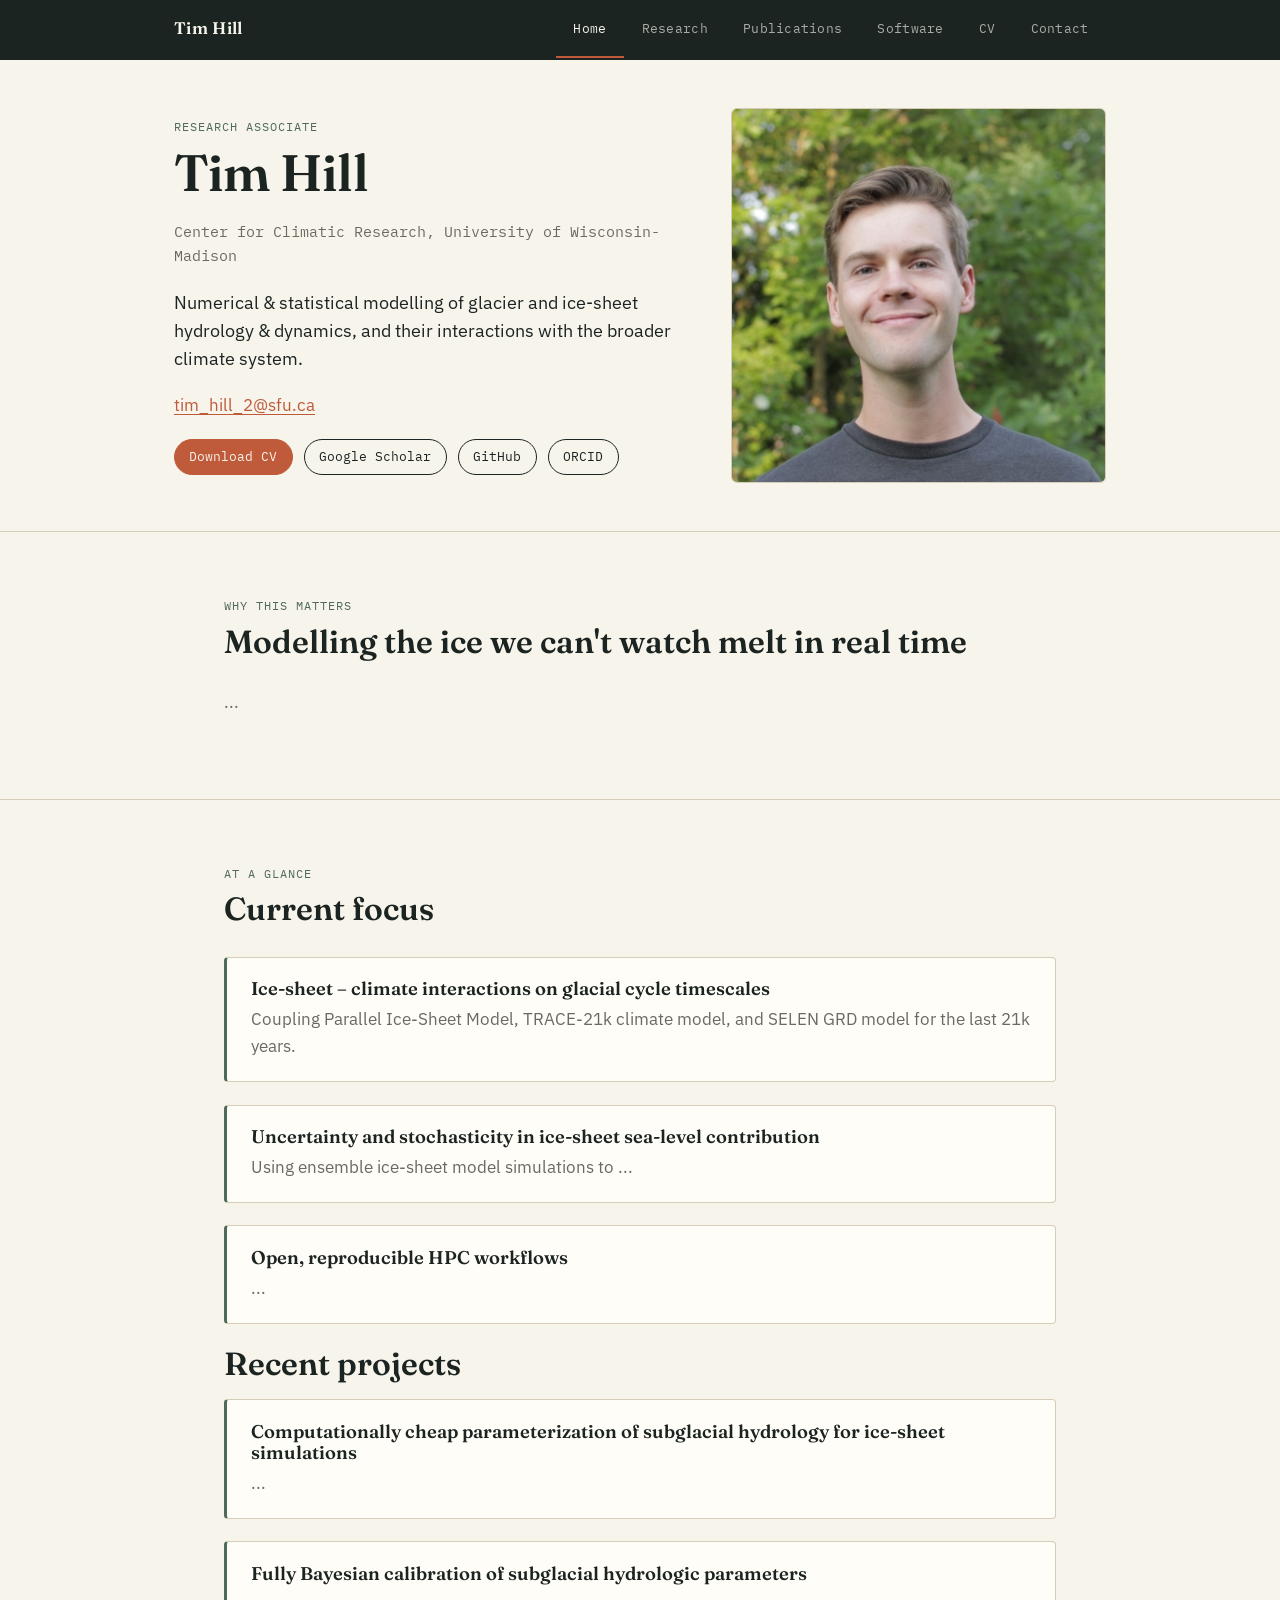
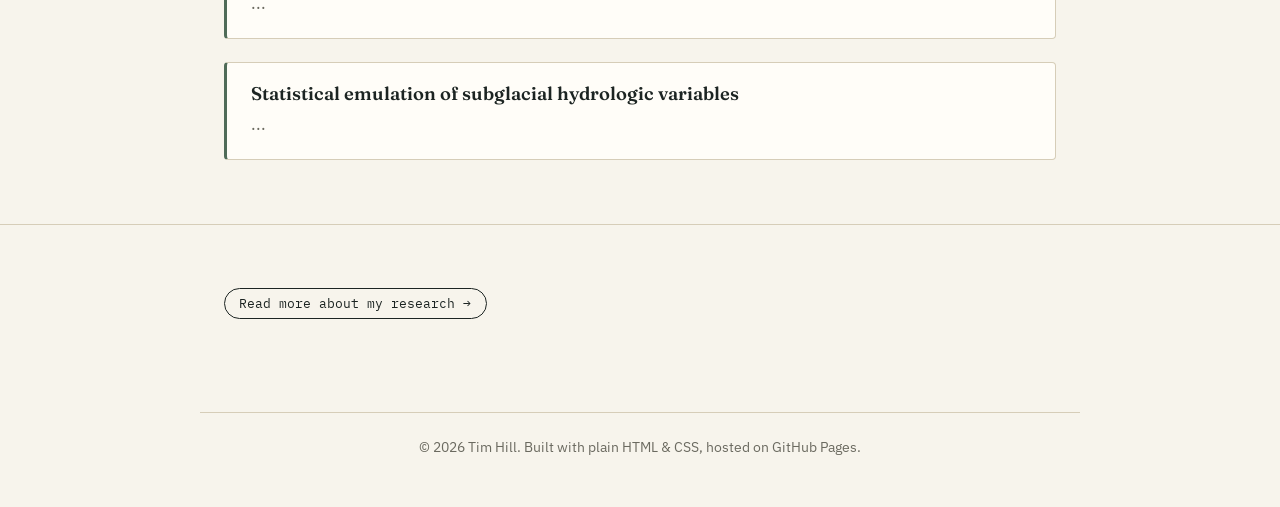
<file: index.html>
<!DOCTYPE html>
<html lang="en">
<head>
<meta charset="UTF-8">
<meta name="viewport" content="width=device-width, initial-scale=1.0">
<title>Tim Hill — Ice-Sheet Modelling</title>
<meta name="description" content="Postdoctoral researcher working on numerical modelling in geoscience.">
<link rel="preconnect" href="https://fonts.googleapis.com">
<link href="https://fonts.googleapis.com/css2?family=Fraunces:wght@500;600&family=IBM+Plex+Sans:wght@400;500&family=IBM+Plex+Mono:wght@400;500&display=swap" rel="stylesheet">
<link rel="stylesheet" href="assets/style.css">
</head>
<body>

<nav class="site-nav">
  <div class="wrap">
    <a href="index.html" class="brand">Tim Hill</a>
    <button class="nav-toggle" aria-label="Toggle menu">Menu</button>
    <ul>
      <li><a href="index.html" class="active">Home</a></li>
      <li><a href="research.html">Research</a></li>
      <li><a href="publications.html">Publications</a></li>
      <li><a href="software.html">Software</a></li>
      <li><a href="cv.html">CV</a></li>
      <li><a href="contact.html">Contact</a></li>
    </ul>
  </div>
</nav>

<header class="hero">
  <div class="wrap">
    <div class="hero-grid">
      <div>
        <span class="eyebrow">Research Associate</span>
        <h1>Tim Hill</h1>
        <p class="role">Center for Climatic Research, University of Wisconsin-Madison</p>
        <p class="tagline">Numerical &amp statistical modelling of glacier and ice-sheet hydrology &amp dynamics, and their interactions with the broader climate system.</p>
        <p><a href="mailto:tim_hill_2@sfu.ca">tim_hill_2@sfu.ca</a></p>
        <div class="hero-links">
          <a class="pill accent" href="cv.html">Download CV</a>
          <a class="pill" href="https://scholar.google.com/citations?user=vpeGPqoAAAAJ&hl=en" target="_blank" rel="noopener">Google Scholar</a>
          <a class="pill" href="https://github.com/timghill" target="_blank" rel="noopener">GitHub</a>
          <a class="pill" href="https://orcid.org/0000-0002-3538-7060" target="_blank" rel="noopener">ORCID</a>
        </div>
      </div>
      <img class="hero-photo" src="assets/headshot_400px.jpg" alt="Portrait of Tim Hill">
    </div>
  </div>
</header>

<section>
  <div class="wrap">
    <div class="section-head">
      <span class="eyebrow">Why this matters</span>
      <h2>Modelling the ice we can't watch melt in real time</h2>
    </div>
    <p class="lede">...</p>
  </div>
</section>

<section>
  <div class="wrap">
    <div class="section-head">
      <span class="eyebrow">At a glance</span>
      <h2>Current focus</h2>
    </div>
    <div class="theme-list">
      <div class="theme">
        <h3>Ice-sheet &#8211 climate interactions on glacial cycle timescales</h3>
        <p>Coupling Parallel Ice-Sheet Model, TRACE-21k climate model, and SELEN GRD model for the last 21k years.</p>
      </div>
      <div class="theme">
        <h3>Uncertainty and stochasticity in ice-sheet sea-level contribution</h3>
        <p>Using ensemble ice-sheet model simulations to ...</p>
      </div>
      <div class="theme">
        <h3>Open, reproducible HPC workflows</h3>
        <p>...</p>
      </div>

      <h2>Recent projects</h2>
    </div>
    <div class="theme-list">
      <div class="theme">
        <h3>Computationally cheap parameterization of subglacial hydrology for ice-sheet simulations</h3>
        <p>...</p>
      </div>
      <div class="theme">
        <h3>Fully Bayesian calibration of subglacial hydrologic parameters</h3>
        <p>...</p>
      </div>
      <div class="theme">
        <h3>Statistical emulation of subglacial hydrologic variables</h3>
        <p>...</p>
      </div>


    </div>
  </div>
</section>

<section>
  <div class="wrap">
    <a href="research.html" class="pill">Read more about my research →</a>
  </div>
</section>

<footer>
  <div class="wrap">
    &copy; 2026 Tim Hill. Built with plain HTML &amp; CSS, hosted on GitHub Pages.
  </div>
</footer>

<script src="assets/main.js"></script>
</body>
</html>
</file>
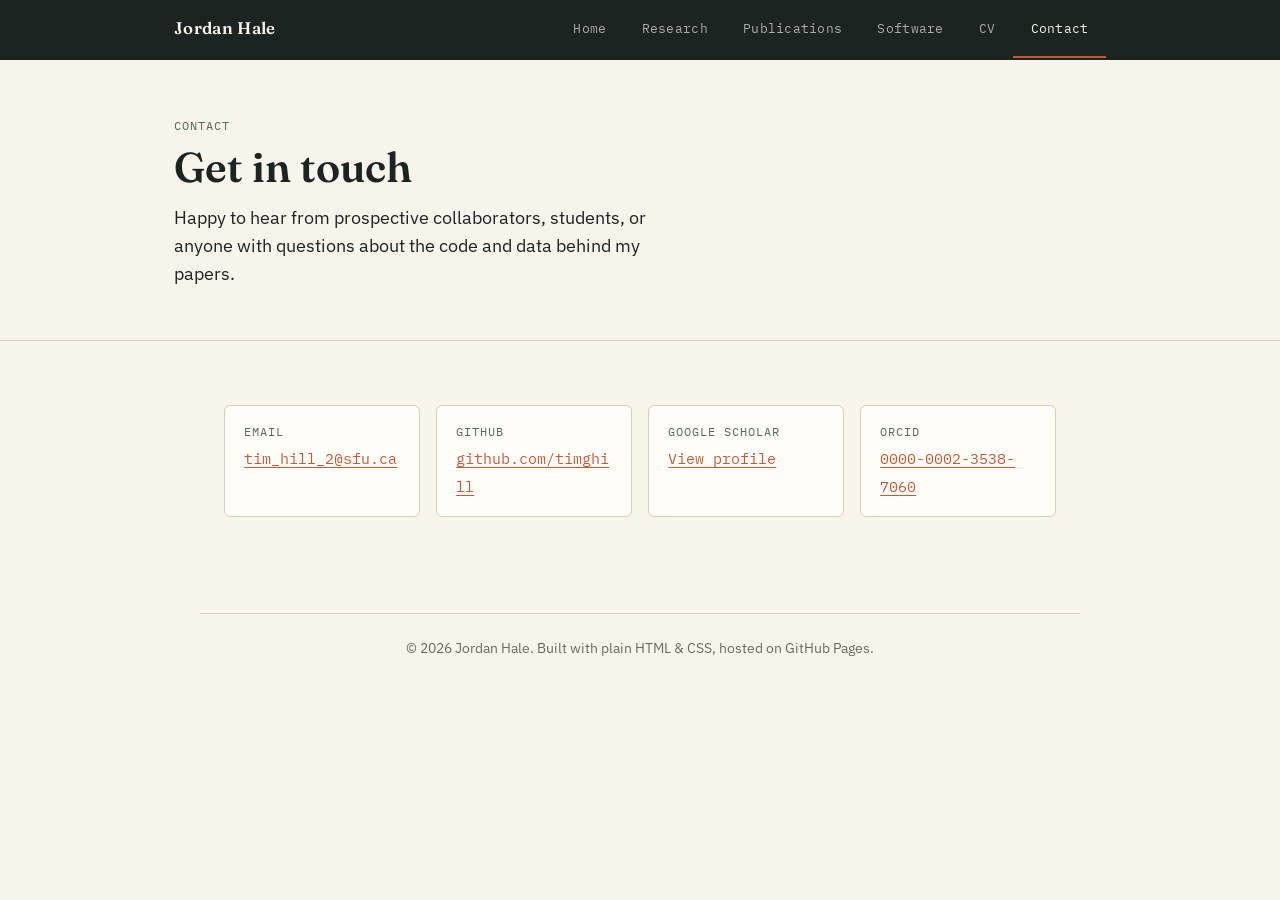
<file: contact.html>
<!DOCTYPE html>
<html lang="en">
<head>
<meta charset="UTF-8">
<meta name="viewport" content="width=device-width, initial-scale=1.0">
<title>Contact — Jordan Hale</title>
<link href="https://fonts.googleapis.com/css2?family=Fraunces:wght@500;600&family=IBM+Plex+Sans:wght@400;500&family=IBM+Plex+Mono:wght@400;500&display=swap" rel="stylesheet">
<link rel="stylesheet" href="assets/style.css">
</head>
<body>

<nav class="site-nav">
  <div class="wrap">
    <a href="index.html" class="brand">Jordan Hale</a>
    <button class="nav-toggle" aria-label="Toggle menu">Menu</button>
    <ul>
      <li><a href="index.html">Home</a></li>
      <li><a href="research.html">Research</a></li>
      <li><a href="publications.html">Publications</a></li>
      <li><a href="software.html">Software</a></li>
      <li><a href="cv.html">CV</a></li>
      <li><a href="contact.html" class="active">Contact</a></li>
    </ul>
  </div>
</nav>

<header class="hero" style="padding-bottom: 1rem;">
  <div class="wrap" style="padding-top: clamp(2.5rem, 6vw, 3.5rem); padding-bottom: 1rem;">
    <span class="eyebrow">Contact</span>
    <h1 style="font-size: clamp(1.8rem, 4vw, 2.6rem);">Get in touch</h1>
    <p class="tagline">Happy to hear from prospective collaborators, students, or anyone with questions about the code and data behind my papers.</p>
  </div>
</header>

<section>
  <div class="wrap">
    <div class="contact-grid">
      <div class="contact-item">
        <span class="eyebrow">Email</span>
        <a href="mailto:tim_hill_2@sfu.ca">tim_hill_2@sfu.ca</a>
      </div>
      <!-- <div class="contact-item">
        <span class="eyebrow">Office</span>
        <span>Earth Sciences Building, Room 000<br>University Name</span>
      </div> -->
      <div class="contact-item">
        <span class="eyebrow">GitHub</span>
        <a href="https://github.com/timghill" target="_blank" rel="noopener">github.com/timghill</a>
      </div>
      <div class="contact-item">
        <span class="eyebrow">Google Scholar</span>
        <a href="https://scholar.google.com/citations?user=vpeGPqoAAAAJ&hl=en" target="_blank" rel="noopener">View profile</a>
      </div>
      <div class="contact-item">
        <span class="eyebrow">ORCID</span>
        <a href="https://orcid.org/0000-0002-3538-7060" target="_blank" rel="noopener">0000-0002-3538-7060</a>
      </div>
    </div>
  </div>
</section>

<footer>
  <div class="wrap">&copy; 2026 Jordan Hale. Built with plain HTML &amp; CSS, hosted on GitHub Pages.</div>
</footer>

<script src="assets/main.js"></script>
</body>
</html>
</file>
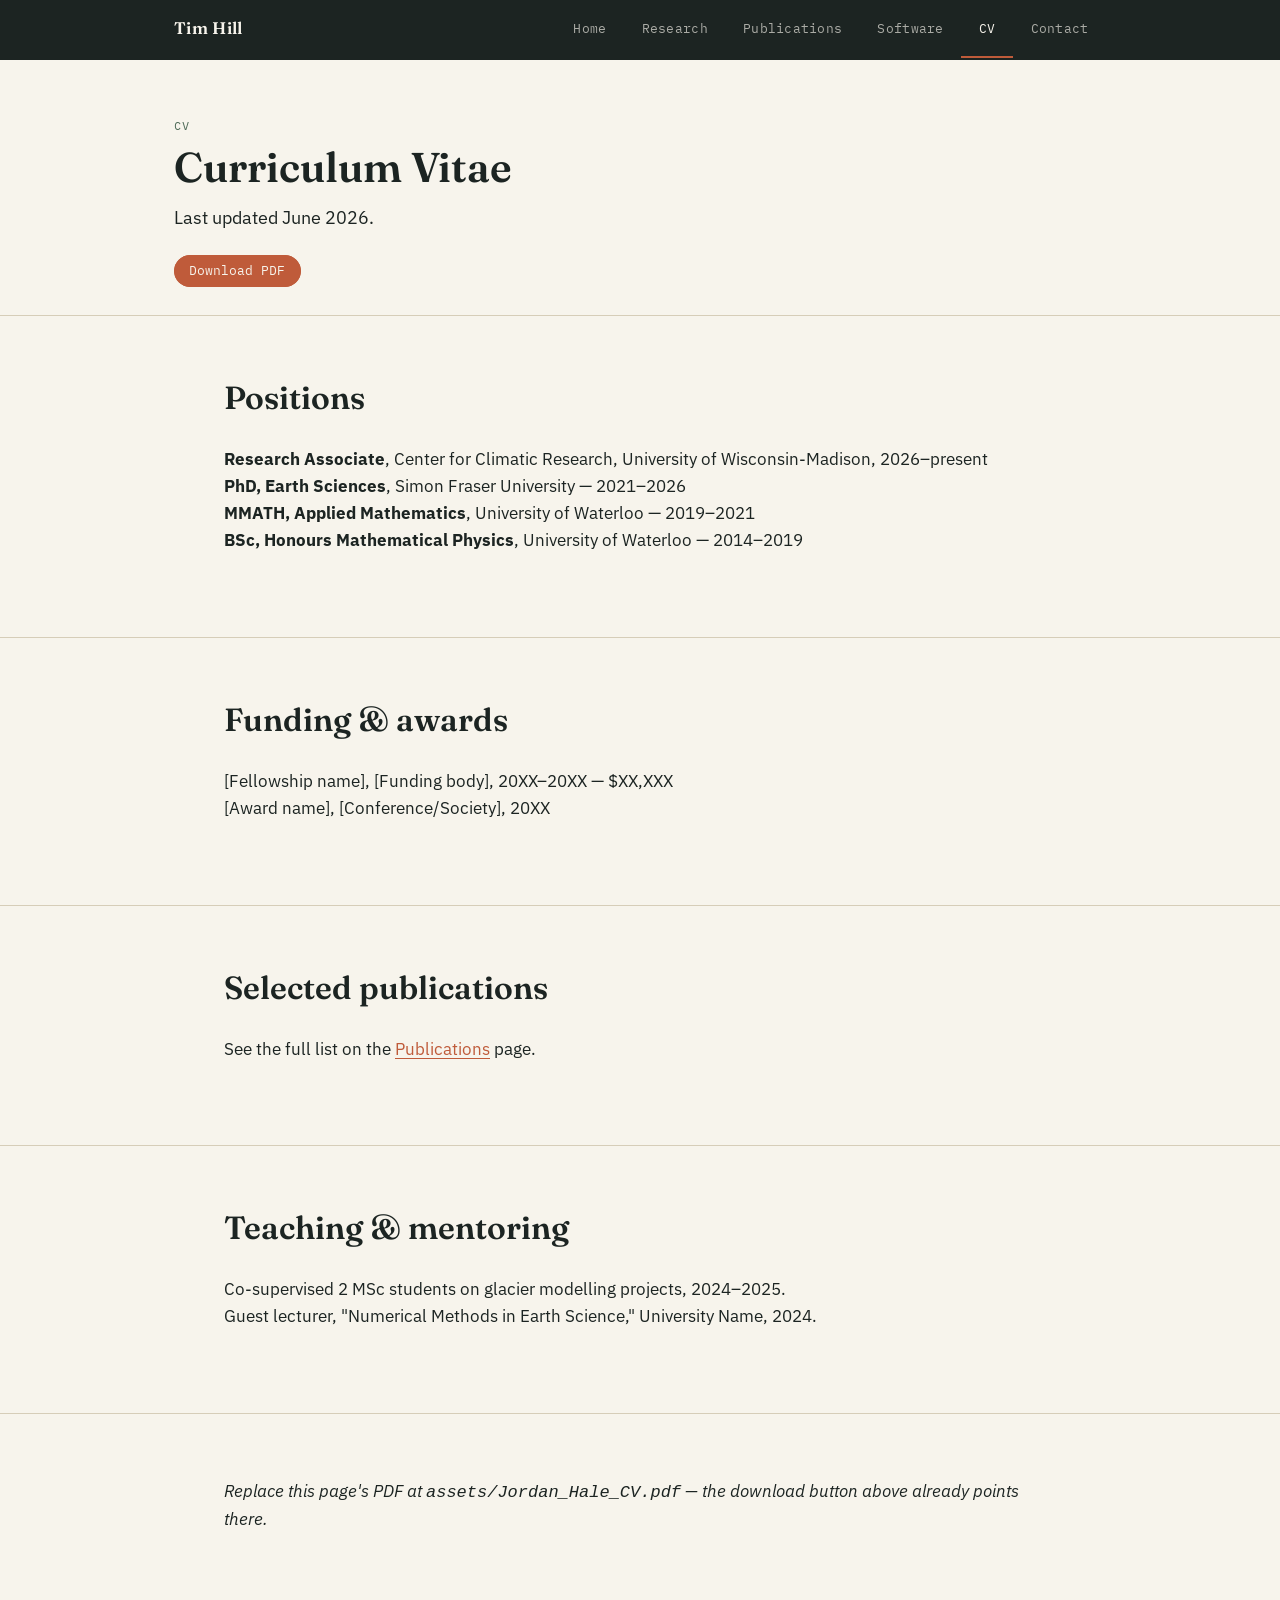
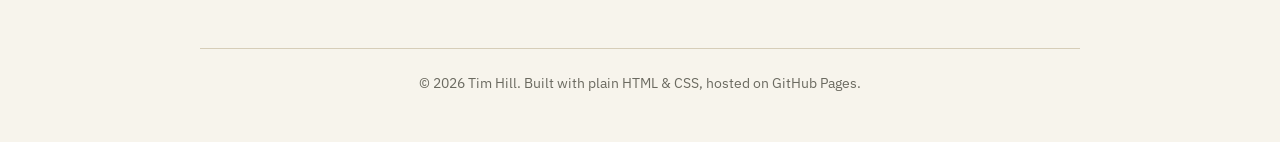
<file: cv.html>
<!DOCTYPE html>
<html lang="en">
<head>
<meta charset="UTF-8">
<meta name="viewport" content="width=device-width, initial-scale=1.0">
<title>CV — Tim Hill</title>
<link href="https://fonts.googleapis.com/css2?family=Fraunces:wght@500;600&family=IBM+Plex+Sans:wght@400;500&family=IBM+Plex+Mono:wght@400;500&display=swap" rel="stylesheet">
<link rel="stylesheet" href="assets/style.css">
</head>
<body>

<nav class="site-nav">
  <div class="wrap">
    <a href="index.html" class="brand">Tim Hill</a>
    <button class="nav-toggle" aria-label="Toggle menu">Menu</button>
    <ul>
      <li><a href="index.html">Home</a></li>
      <li><a href="research.html">Research</a></li>
      <li><a href="publications.html">Publications</a></li>
      <li><a href="software.html">Software</a></li>
      <li><a href="cv.html" class="active">CV</a></li>
      <li><a href="contact.html">Contact</a></li>
    </ul>
  </div>
</nav>

<header class="hero" style="padding-bottom: 1rem;">
  <div class="wrap" style="padding-top: clamp(2.5rem, 6vw, 3.5rem); padding-bottom: 1rem;">
    <span class="eyebrow">CV</span>
    <h1 style="font-size: clamp(1.8rem, 4vw, 2.6rem);">Curriculum Vitae</h1>
    <p class="tagline">Last updated June 2026.</p>
    <div class="cv-actions">
      <a class="pill accent" href="assets/Jordan_Hale_CV.pdf" download>Download PDF</a>
    </div>
  </div>
</header>

<section>
  <div class="wrap">
    <div class="section-head"><h2>Positions</h2></div>
    <p><strong>Research Associate</strong>, Center for Climatic Research, University of Wisconsin-Madison, 2026–present<br>
    <strong>PhD, Earth Sciences</strong>, Simon Fraser University — 2021–2026<br>
    <strong>MMATH, Applied Mathematics</strong>, University of Waterloo — 2019–2021</br>
    <strong>BSc, Honours Mathematical Physics</strong>, University of Waterloo — 2014–2019</p>
  </div>
</section>

<section>
  <div class="wrap">
    <div class="section-head"><h2>Funding &amp; awards</h2></div>
    <p>[Fellowship name], [Funding body], 20XX–20XX — $XX,XXX<br>
    [Award name], [Conference/Society], 20XX</p>
  </div>
</section>

<section>
  <div class="wrap">
    <div class="section-head"><h2>Selected publications</h2></div>
    <p>See the full list on the <a href="publications.html">Publications</a> page.</p>
  </div>
</section>

<section>
  <div class="wrap">
    <div class="section-head"><h2>Teaching &amp; mentoring</h2></div>
    <p>Co-supervised 2 MSc students on glacier modelling projects, 2024–2025.<br>
    Guest lecturer, "Numerical Methods in Earth Science," University Name, 2024.</p>
  </div>
</section>

<section>
  <div class="wrap">
    <p><em>Replace this page's PDF at <code>assets/Jordan_Hale_CV.pdf</code> — the download button above already points there.</em></p>
  </div>
</section>

<footer>
  <div class="wrap">&copy; 2026 Tim Hill. Built with plain HTML &amp; CSS, hosted on GitHub Pages.</div>
</footer>

<script src="assets/main.js"></script>
</body>
</html>
</file>
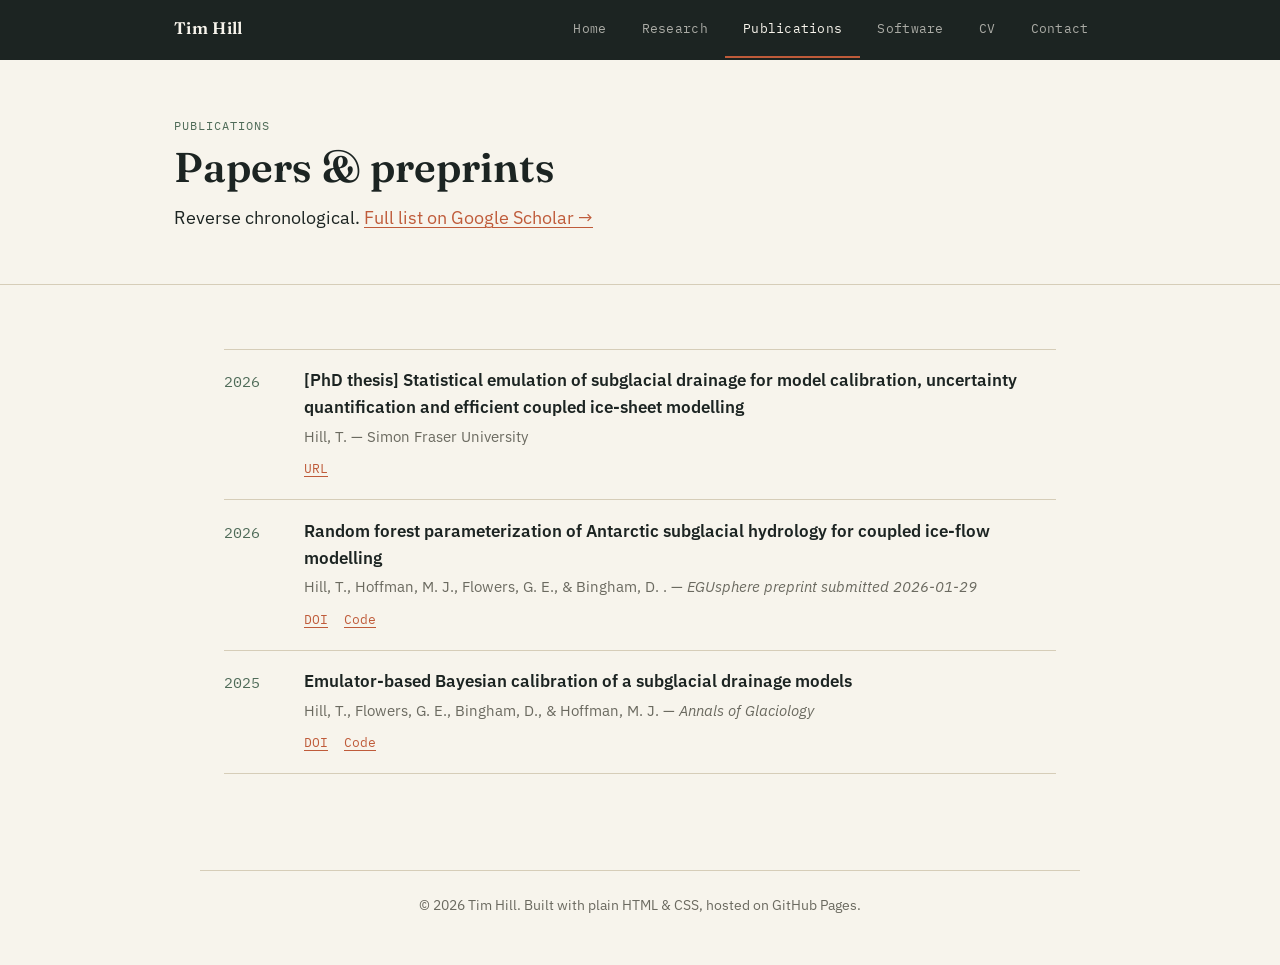
<file: publications.html>
<!DOCTYPE html>
<html lang="en">
<head>
<meta charset="UTF-8">
<meta name="viewport" content="width=device-width, initial-scale=1.0">
<title>Publications — Tim Hill</title>
<link href="https://fonts.googleapis.com/css2?family=Fraunces:wght@500;600&family=IBM+Plex+Sans:wght@400;500&family=IBM+Plex+Mono:wght@400;500&display=swap" rel="stylesheet">
<link rel="stylesheet" href="assets/style.css">
</head>
<body>

<nav class="site-nav">
  <div class="wrap">
    <a href="index.html" class="brand">Tim Hill</a>
    <button class="nav-toggle" aria-label="Toggle menu">Menu</button>
    <ul>
      <li><a href="index.html">Home</a></li>
      <li><a href="research.html">Research</a></li>
      <li><a href="publications.html" class="active">Publications</a></li>
      <li><a href="software.html">Software</a></li>
      <li><a href="cv.html">CV</a></li>
      <li><a href="contact.html">Contact</a></li>
    </ul>
  </div>
</nav>

<header class="hero" style="padding-bottom: 1rem;">
  <div class="wrap" style="padding-top: clamp(2.5rem, 6vw, 3.5rem); padding-bottom: 1rem;">
    <span class="eyebrow">Publications</span>
    <h1 style="font-size: clamp(1.8rem, 4vw, 2.6rem);">Papers &amp; preprints</h1>
    <p class="tagline">Reverse chronological. <a href="https://scholar.google.com/citations?user=vpeGPqoAAAAJ&hl=en" target="_blank" rel="noopener">Full list on Google Scholar →</a></p>
  </div>
</header>

<section>
  <div class="wrap">
    <ul class="pub-list">

      <li class="pub">
        <span class="year">2026</span>
        <div>
          <div class="title">[PhD thesis] Statistical emulation of subglacial drainage for model calibration, uncertainty quantification and efficient coupled ice-sheet modelling
          </div>
          <div class="meta">Hill, T. — Simon Fraser University</div>
          <div class="links">
            <a href="https://summit.sfu.ca/item/40476">URL</a>
          </div>
        </div>
      </li>

      <li class="pub">
        <span class="year">2026</span>
        <div>
          <div class="title">Random forest parameterization of Antarctic subglacial hydrology for coupled ice-flow modelling</div>
          <div class="meta">Hill, T., Hoffman, M. J., Flowers, G. E., & Bingham, D. . — <em>EGUsphere preprint submitted 2026-01-29</em></div>
          <div class="links">
            <a href="https://doi.org/10.5194/egusphere-2026-343">DOI</a><a href="https://doi.org/10.5281/zenodo.18381581">Code</a>
          </div>
        </div>
      </li>

      <li class="pub">
        <span class="year">2025</span>
        <div>
          <div class="title">Emulator-based Bayesian calibration of a subglacial drainage models</div>
          <div class="meta">Hill, T., Flowers, G. E., Bingham, D., & Hoffman, M. J. — <em>Annals of Glaciology</em></div>
          <div class="links">
            <a href="https://doi.org/10.1017/aog.2025.10016">DOI</a><a href="https://doi.org/10.5281/zenodo.15412092">Code</a>
          </div>
        </div>
      </li>

  </div>
</section>

<footer>
  <div class="wrap">&copy; 2026 Tim Hill. Built with plain HTML &amp; CSS, hosted on GitHub Pages.</div>
</footer>

<script src="assets/main.js"></script>
</body>
</html>
</file>
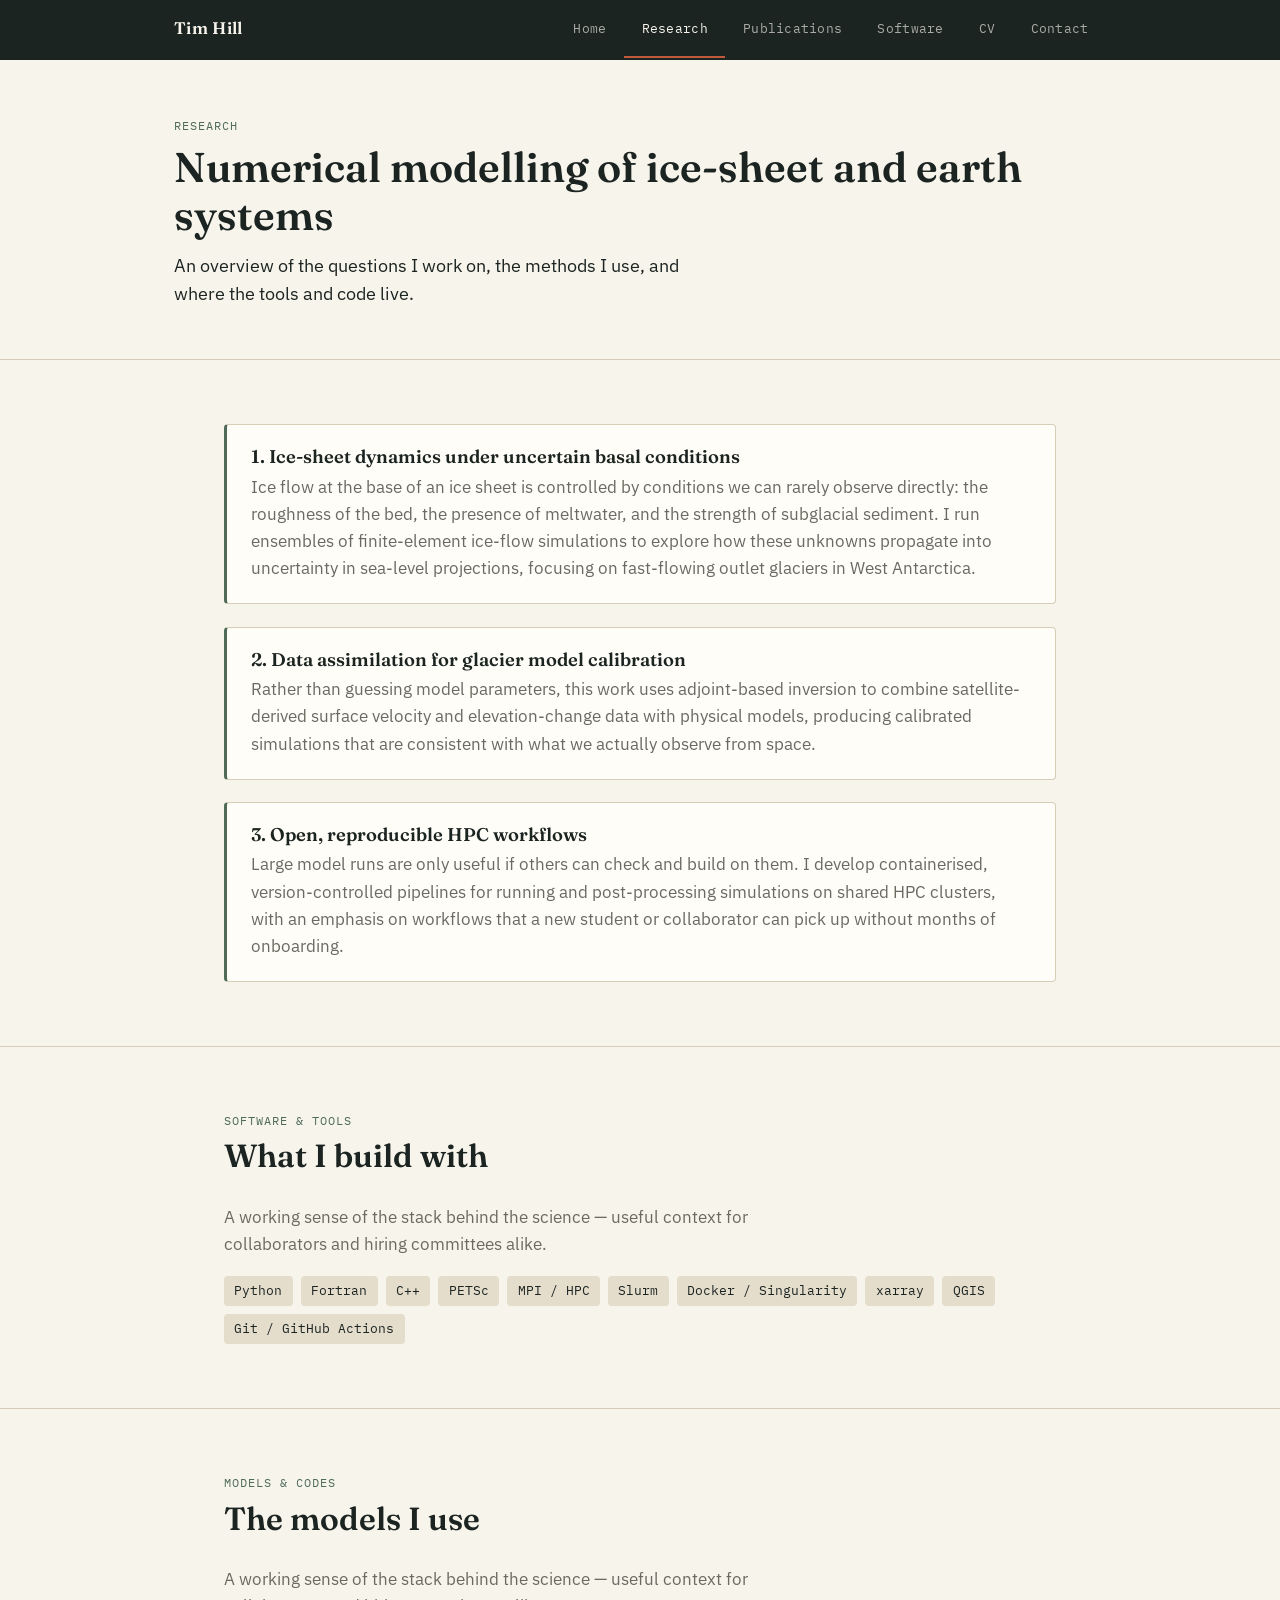
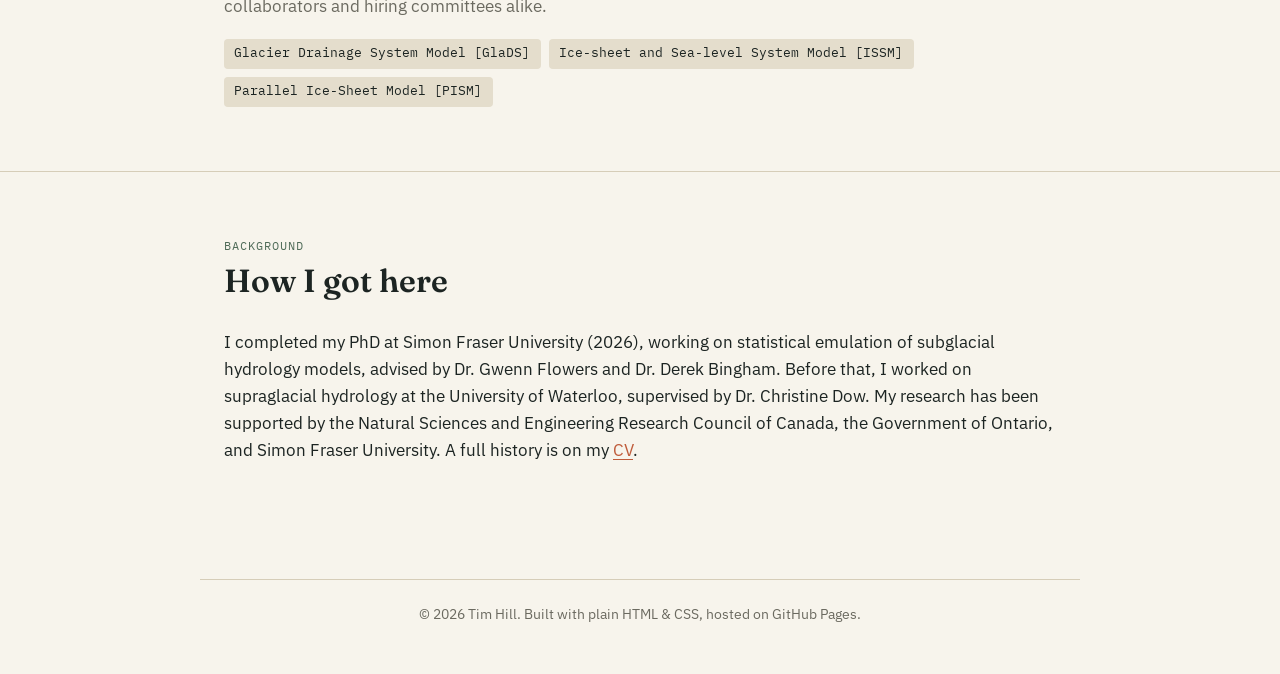
<file: research.html>
<!DOCTYPE html>
<html lang="en">
<head>
<meta charset="UTF-8">
<meta name="viewport" content="width=device-width, initial-scale=1.0">
<title>Research — Tim Hill</title>
<link href="https://fonts.googleapis.com/css2?family=Fraunces:wght@500;600&family=IBM+Plex+Sans:wght@400;500&family=IBM+Plex+Mono:wght@400;500&display=swap" rel="stylesheet">
<link rel="stylesheet" href="assets/style.css">
</head>
<body>

<nav class="site-nav">
  <div class="wrap">
    <a href="index.html" class="brand">Tim Hill</a>
    <button class="nav-toggle" aria-label="Toggle menu">Menu</button>
    <ul>
      <li><a href="index.html">Home</a></li>
      <li><a href="research.html" class="active">Research</a></li>
      <li><a href="publications.html">Publications</a></li>
      <li><a href="software.html">Software</a></li>
      <li><a href="cv.html">CV</a></li>
      <li><a href="contact.html">Contact</a></li>
    </ul>
  </div>
</nav>

<header class="hero" style="padding-bottom: 1rem;">
  <div class="wrap" style="padding-top: clamp(2.5rem, 6vw, 3.5rem); padding-bottom: 1rem;">
    <span class="eyebrow">Research</span>
    <h1 style="font-size: clamp(1.8rem, 4vw, 2.6rem);">Numerical modelling of ice-sheet and earth systems</h1>
    <p class="tagline">An overview of the questions I work on, the methods I use, and where the tools and code live.</p>
  </div>
</header>

<section>
  <div class="wrap">
    <div class="theme-list">

      <div class="theme">
        <h3>1. Ice-sheet dynamics under uncertain basal conditions</h3>
        <p>Ice flow at the base of an ice sheet is controlled by conditions we can rarely observe directly: the roughness of the bed, the presence of meltwater, and the strength of subglacial sediment. I run ensembles of finite-element ice-flow simulations to explore how these unknowns propagate into uncertainty in sea-level projections, focusing on fast-flowing outlet glaciers in West Antarctica.</p>
      </div>

      <div class="theme">
        <h3>2. Data assimilation for glacier model calibration</h3>
        <p>Rather than guessing model parameters, this work uses adjoint-based inversion to combine satellite-derived surface velocity and elevation-change data with physical models, producing calibrated simulations that are consistent with what we actually observe from space.</p>
      </div>

      <div class="theme">
        <h3>3. Open, reproducible HPC workflows</h3>
        <p>Large model runs are only useful if others can check and build on them. I develop containerised, version-controlled pipelines for running and post-processing simulations on shared HPC clusters, with an emphasis on workflows that a new student or collaborator can pick up without months of onboarding.</p>
      </div>

    </div>
  </div>
</section>

<section>
  
  <div class="wrap">
    <div class="section-head">
      <span class="eyebrow">Software &amp; tools</span>
      <h2>What I build with</h2>
    </div>
    <p class="lede">A working sense of the stack behind the science — useful context for collaborators and hiring committees alike.</p>
    <div class="chip-row">
      <span class="chip">Python</span>
      <span class="chip">Fortran</span>
      <span class="chip">C++</span>
      <span class="chip">PETSc</span>
      <span class="chip">MPI / HPC</span>
      <span class="chip">Slurm</span>
      <span class="chip">Docker / Singularity</span>
      <span class="chip">xarray</span>
      <span class="chip">QGIS</span>
      <span class="chip">Git / GitHub Actions</span>
    </div>
    </div>
  </section>

<section>
  <div class="wrap">
    <div class="section-head">
      <span class="eyebrow">Models &amp; codes</span>
    <h2>The models I use</h2>
  </div>
  <p class="lede">A working sense of the stack behind the science — useful context for collaborators and hiring committees alike.</p>
  <div class="chip-row">
    <span class="chip">Glacier Drainage System Model [GlaDS]</span>
    <span class="chip">Ice-sheet and Sea-level System Model [ISSM]</span>
    <span class="chip">Parallel Ice-Sheet Model [PISM]</span>
  </div>
  </div>
</section>

<section>
  <div class="wrap">
    <div class="section-head">
      <span class="eyebrow">Background</span>
      <h2>How I got here</h2>
    </div>
    <p>I completed my PhD at Simon Fraser University (2026), working on statistical emulation of subglacial hydrology models, advised by Dr. Gwenn Flowers and Dr. Derek Bingham. Before that, I worked on supraglacial hydrology at the University of Waterloo, supervised by Dr. Christine Dow. My research has been supported by the Natural Sciences and Engineering Research Council of Canada, the Government of Ontario, and Simon Fraser University. A full history is on my <a href="cv.html">CV</a>.</p>
  </div>
</section>

<footer>
  <div class="wrap">&copy; 2026 Tim Hill. Built with plain HTML &amp; CSS, hosted on GitHub Pages.</div>
</footer>

<script src="assets/main.js"></script>
</body>
</html>
</file>
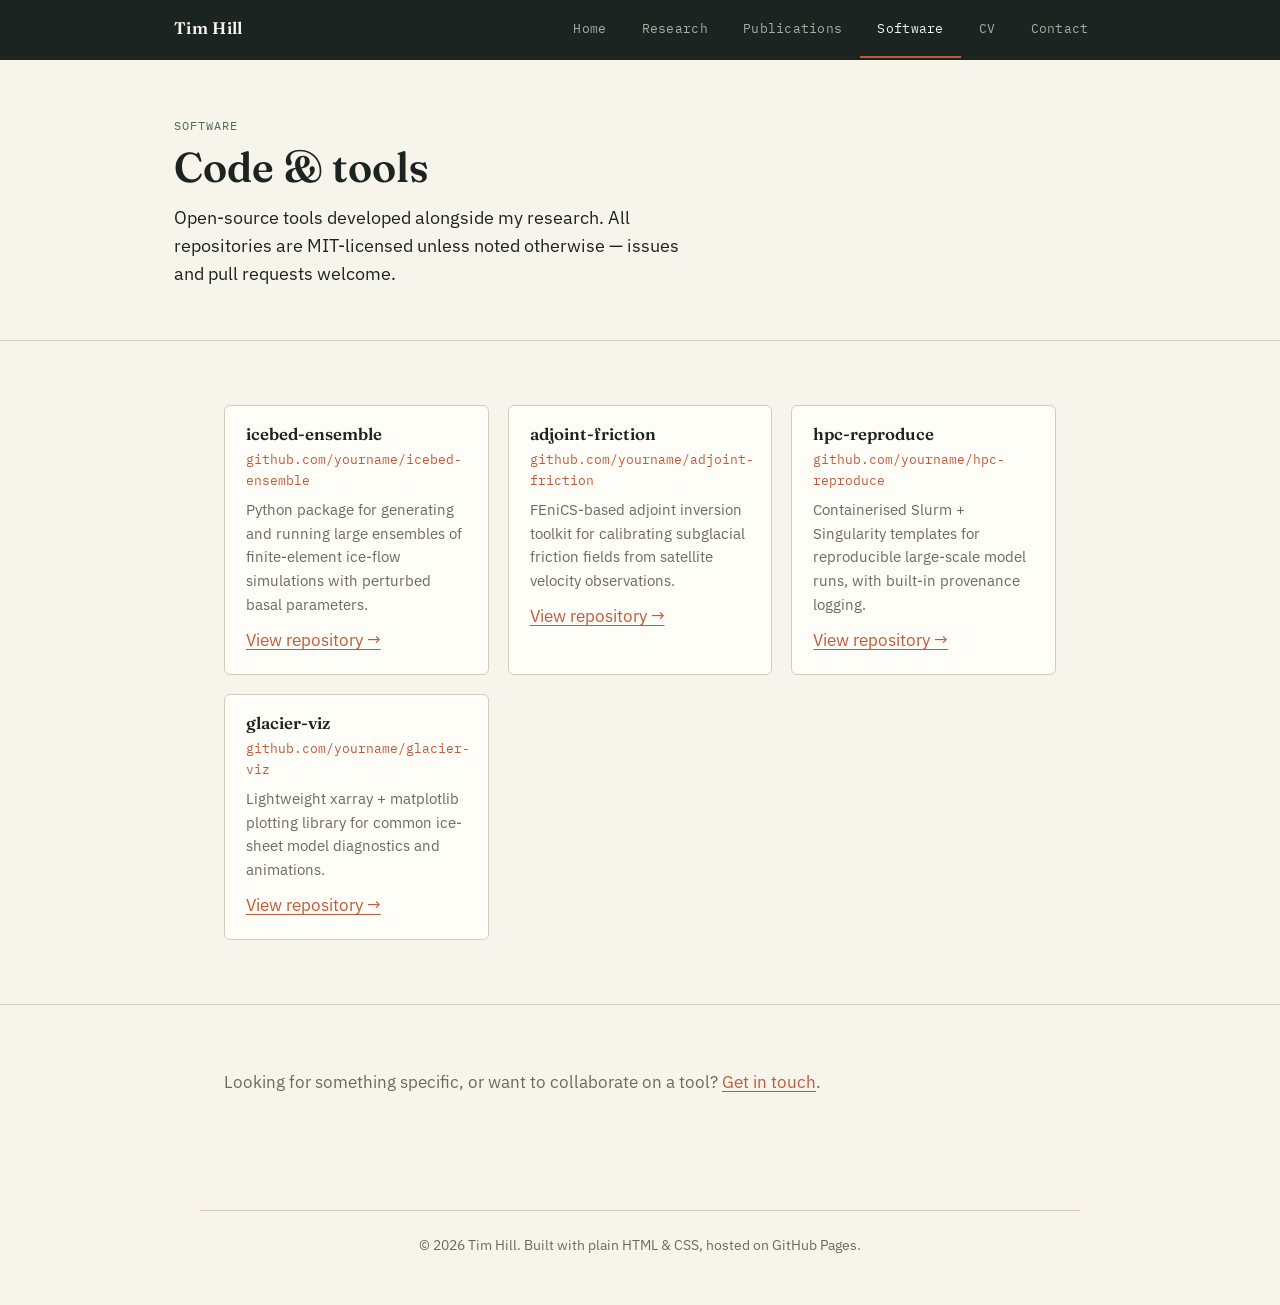
<file: software.html>
<!DOCTYPE html>
<html lang="en">
<head>
<meta charset="UTF-8">
<meta name="viewport" content="width=device-width, initial-scale=1.0">
<title>Software — Tim Hill</title>
<link href="https://fonts.googleapis.com/css2?family=Fraunces:wght@500;600&family=IBM+Plex+Sans:wght@400;500&family=IBM+Plex+Mono:wght@400;500&display=swap" rel="stylesheet">
<link rel="stylesheet" href="assets/style.css">
</head>
<body>

<nav class="site-nav">
  <div class="wrap">
    <a href="index.html" class="brand">Tim Hill</a>
    <button class="nav-toggle" aria-label="Toggle menu">Menu</button>
    <ul>
      <li><a href="index.html">Home</a></li>
      <li><a href="research.html">Research</a></li>
      <li><a href="publications.html">Publications</a></li>
      <li><a href="software.html" class="active">Software</a></li>
      <li><a href="cv.html">CV</a></li>
      <li><a href="contact.html">Contact</a></li>
    </ul>
  </div>
</nav>

<header class="hero" style="padding-bottom: 1rem;">
  <div class="wrap" style="padding-top: clamp(2.5rem, 6vw, 3.5rem); padding-bottom: 1rem;">
    <span class="eyebrow">Software</span>
    <h1 style="font-size: clamp(1.8rem, 4vw, 2.6rem);">Code &amp; tools</h1>
    <p class="tagline">Open-source tools developed alongside my research. All repositories are MIT-licensed unless noted otherwise — issues and pull requests welcome.</p>
  </div>
</header>

<section>
  <div class="wrap">
    <div class="repo-grid">

      <div class="repo-card">
        <h3>icebed-ensemble</h3>
        <span class="repo-name">github.com/yourname/icebed-ensemble</span>
        <p>Python package for generating and running large ensembles of finite-element ice-flow simulations with perturbed basal parameters.</p>
        <a href="#">View repository →</a>
      </div>

      <div class="repo-card">
        <h3>adjoint-friction</h3>
        <span class="repo-name">github.com/yourname/adjoint-friction</span>
        <p>FEniCS-based adjoint inversion toolkit for calibrating subglacial friction fields from satellite velocity observations.</p>
        <a href="#">View repository →</a>
      </div>

      <div class="repo-card">
        <h3>hpc-reproduce</h3>
        <span class="repo-name">github.com/yourname/hpc-reproduce</span>
        <p>Containerised Slurm + Singularity templates for reproducible large-scale model runs, with built-in provenance logging.</p>
        <a href="#">View repository →</a>
      </div>

      <div class="repo-card">
        <h3>glacier-viz</h3>
        <span class="repo-name">github.com/yourname/glacier-viz</span>
        <p>Lightweight xarray + matplotlib plotting library for common ice-sheet model diagnostics and animations.</p>
        <a href="#">View repository →</a>
      </div>

    </div>
  </div>
</section>

<section>
  <div class="wrap">
    <p class="lede">Looking for something specific, or want to collaborate on a tool? <a href="contact.html">Get in touch</a>.</p>
  </div>
</section>

<footer>
  <div class="wrap">&copy; 2026 Tim Hill. Built with plain HTML &amp; CSS, hosted on GitHub Pages.</div>
</footer>

<script src="assets/main.js"></script>
</body>
</html>
</file>
<file: assets/style.css>
/* =========================================================
   DESIGN TOKENS
   Palette named after the strata it's drawn from:
   - ink:       deep slate, primary text / dark sections
   - paper:     warm off-white background, like topo map paper
   - rust:      terracotta accent, oxidised iron in rock
   - moss:      muted green, secondary accent
   - stone:     mid grey, supporting text
   - sand:      pale warm grey, hairlines & cards
   ========================================================= */
:root {
  --ink:    #1c2422;
  --paper:  #f7f4ec;
  --rust:   #bf5b3a;
  --moss:   #4f6b58;
  --stone:  #6b6a60;
  --sand:   #e4ddcc;
  --line:   #d6cdb8;

  --display: "Fraunces", "Iowan Old Style", Georgia, serif;
  --body:    "IBM Plex Sans", -apple-system, "Segoe UI", sans-serif;
  --mono:    "IBM Plex Mono", "SFMono-Regular", Consolas, monospace;

  --max: 880px;
  --gap: clamp(1.25rem, 2.5vw, 2rem);
}

@media (prefers-color-scheme: dark) {
  /* Intentionally not auto-dark: a topo-paper feel reads best light.
     Left as a hook if you want to add a toggle later. */
}

* { box-sizing: border-box; }

html { scroll-behavior: smooth; }

body {
  margin: 0;
  background: var(--paper);
  color: var(--ink);
  font-family: var(--body);
  font-size: 17px;
  line-height: 1.6;
  -webkit-font-smoothing: antialiased;
}

@media (prefers-reduced-motion: reduce) {
  html { scroll-behavior: auto; }
  * { animation-duration: 0.01ms !important; transition-duration: 0.01ms !important; }
}

a {
  color: var(--rust);
  text-decoration-thickness: 1px;
  text-underline-offset: 3px;
}
a:hover { color: var(--ink); }
a:focus-visible, button:focus-visible {
  outline: 2px solid var(--rust);
  outline-offset: 3px;
}

h1, h2, h3 {
  font-family: var(--display);
  font-weight: 600;
  line-height: 1.15;
  margin: 0 0 0.5em;
}

h1 { font-size: clamp(2.1rem, 4.5vw, 3.2rem); }
h2 { font-size: clamp(1.5rem, 3vw, 2rem); }
h3 { font-size: 1.15rem; }

p { margin: 0 0 1.1em; }

.eyebrow {
  font-family: var(--mono);
  font-size: 0.78rem;
  letter-spacing: 0.08em;
  text-transform: uppercase;
  color: var(--moss);
  display: block;
  margin-bottom: 0.6em;
}

.wrap {
  max-width: var(--max);
  margin: 0 auto;
  padding: 0 1.5rem;
}

/* ---------- NAV ---------- */
.site-nav {
  position: sticky;
  top: 0;
  z-index: 20;
  background: var(--ink);
  border-bottom: 1px solid var(--ink);
}
.site-nav .wrap {
  max-width: 980px;
  display: flex;
  align-items: center;
  justify-content: space-between;
  padding-top: 0;
  padding-bottom: 0;
}
.site-nav .brand {
  font-family: var(--display);
  font-weight: 600;
  font-size: 1.05rem;
  color: var(--paper);
  text-decoration: none;
  padding: 0.95rem 0;
}
.site-nav ul {
  list-style: none;
  display: flex;
  gap: 0;
  margin: 0;
  padding: 0;
}
.site-nav a {
  display: inline-block;
  color: rgba(247, 244, 236, 0.65);
  text-decoration: none;
  font-family: var(--mono);
  font-size: 0.84rem;
  letter-spacing: 0.02em;
  padding: 1.05rem 1.1rem;
  border-bottom: 2px solid transparent;
  transition: color 0.15s ease, border-color 0.15s ease, background 0.15s ease;
}
.site-nav a:hover {
  color: var(--paper);
  background: rgba(247, 244, 236, 0.06);
}
.site-nav a.active {
  color: var(--paper);
  border-bottom-color: var(--rust);
}

.nav-toggle { display: none; }

@media (max-width: 640px) {
  .site-nav ul {
    display: none;
    position: absolute;
    top: 100%;
    left: 0;
    right: 0;
    flex-direction: column;
    background: var(--ink);
    border-bottom: 1px solid rgba(247, 244, 236, 0.15);
    padding: 0.5rem 1.5rem 1rem;
    gap: 0;
  }
  .site-nav ul.open { display: flex; }
  .site-nav ul a {
    padding: 0.75rem 0.2rem;
    border-bottom: 1px solid rgba(247, 244, 236, 0.1);
    border-left: none;
  }
  .site-nav ul a.active { border-bottom-color: rgba(247, 244, 236, 0.1); border-left: 2px solid var(--rust); padding-left: 0.6rem; }
  .nav-toggle {
    display: inline-block;
    background: none;
    border: 1px solid rgba(247, 244, 236, 0.4);
    border-radius: 4px;
    padding: 0.35rem 0.6rem;
    font-family: var(--mono);
    font-size: 0.85rem;
    color: var(--paper);
    cursor: pointer;
  }
}

/* ---------- HERO ---------- */
.hero {
  position: relative;
  overflow: hidden;
  border-bottom: 1px solid var(--line);
}
.hero .wrap {
  max-width: 980px;
  padding-top: clamp(2rem, 5vw, 3rem);
  padding-bottom: clamp(2rem, 5vw, 3rem);
  position: relative;
  z-index: 2;
}
.hero-contours {
  position: absolute;
  top: 0;
  left: 0;
  right: 0;
  height: 70px;
  z-index: 1;
  opacity: 0.55;
  pointer-events: none;
}
.hero-grid {
  display: grid;
  grid-template-columns: 1.4fr 1fr;
  gap: var(--gap);
  align-items: center;
}
@media (max-width: 700px) {
  .hero-grid { grid-template-columns: 1fr; }
}
.hero h1 { margin-bottom: 0.3em; }
.hero .role {
  font-family: var(--mono);
  color: var(--stone);
  font-size: 0.95rem;
  margin-bottom: 1.4em;
}
.hero .tagline {
  font-size: 1.1rem;
  max-width: 46ch;
}
.hero-photo {
  width: 100%;
  aspect-ratio: 1;
  border-radius: 6px;
  object-fit: cover;
  border: 1px solid var(--line);
  background: var(--sand);
}
.hero-links {
  display: flex;
  flex-wrap: wrap;
  gap: 0.7rem;
  margin-top: 1.2rem;
}
.pill {
  font-family: var(--mono);
  font-size: 0.82rem;
  border: 1px solid var(--ink);
  border-radius: 999px;
  padding: 0.4rem 0.9rem;
  text-decoration: none;
  color: var(--ink);
  transition: background 0.15s ease, color 0.15s ease;
}
.pill:hover { background: var(--ink); color: var(--paper); }
.pill.accent { background: var(--rust); border-color: var(--rust); color: var(--paper); }
.pill.accent:hover { background: var(--ink); border-color: var(--ink); }

/* ---------- SECTIONS ---------- */
section { padding: clamp(2.5rem, 6vw, 4rem) 0; }
section + section { border-top: 1px solid var(--line); }

.section-head { margin-bottom: 1.8rem; }

.lede {
  font-size: 1.05rem;
  color: var(--stone);
  max-width: 60ch;
}

/* ---------- RESEARCH THEMES ---------- */
.theme-list {
  display: grid;
  gap: 1.4rem;
}
.theme {
  border: 1px solid var(--line);
  border-left: 3px solid var(--moss);
  background: #fffdf8;
  border-radius: 4px;
  padding: 1.3rem 1.5rem;
}
.theme h3 { color: var(--ink); margin-bottom: 0.35em; }
.theme p { color: var(--stone); margin-bottom: 0; }

/* ---------- METHODS / TOOLS CHIPS ---------- */
.chip-row {
  display: flex;
  flex-wrap: wrap;
  gap: 0.5rem;
  margin-top: 0.5rem;
}
.chip {
  font-family: var(--mono);
  font-size: 0.8rem;
  background: var(--sand);
  border-radius: 4px;
  padding: 0.3rem 0.65rem;
  color: var(--ink);
}

/* ---------- PUBLICATIONS ---------- */
.pub-list { list-style: none; margin: 0; padding: 0; }
.pub {
  display: grid;
  grid-template-columns: 64px 1fr;
  gap: 1rem;
  padding: 1.1rem 0;
  border-bottom: 1px solid var(--line);
}
.pub:first-child { border-top: 1px solid var(--line); }
.pub .year {
  font-family: var(--mono);
  color: var(--moss);
  font-size: 0.95rem;
  padding-top: 0.15em;
}
.pub .title { font-weight: 600; margin-bottom: 0.2em; }
.pub .meta { color: var(--stone); font-size: 0.92rem; margin-bottom: 0.4em; }
.pub .links a { font-family: var(--mono); font-size: 0.82rem; margin-right: 1rem; }

/* ---------- SOFTWARE / CODE ---------- */
.repo-grid {
  display: grid;
  grid-template-columns: repeat(auto-fit, minmax(220px, 1fr));
  gap: 1.2rem;
}
.repo-card {
  border: 1px solid var(--line);
  border-radius: 6px;
  padding: 1.2rem 1.3rem;
  background: #fffdf8;
}
.repo-card h3 { margin-bottom: 0.3em; font-size: 1.05rem; }
.repo-card .repo-name {
  font-family: var(--mono);
  font-size: 0.82rem;
  color: var(--rust);
  display: block;
  margin-bottom: 0.5em;
}
.repo-card p { color: var(--stone); font-size: 0.93rem; margin-bottom: 0.7em; }

/* ---------- CONTACT ---------- */
.contact-grid {
  display: grid;
  grid-template-columns: repeat(auto-fit, minmax(180px, 1fr));
  gap: 1rem;
}
.contact-item {
  border: 1px solid var(--line);
  border-radius: 6px;
  padding: 1rem 1.2rem;
  background: #fffdf8;
}
.contact-item .eyebrow { margin-bottom: 0.3em; }
.contact-item a { font-family: var(--mono); font-size: 0.95rem; word-break: break-word; }

/* ---------- FOOTER ---------- */
footer {
  padding: 2rem 0 3rem;
  text-align: center;
  color: var(--stone);
  font-size: 0.85rem;
}
footer .wrap { border-top: 1px solid var(--line); padding-top: 1.5rem; }

/* ---------- CV PAGE BUTTON ---------- */
.cv-actions { margin-top: 1.5rem; }
</file>
